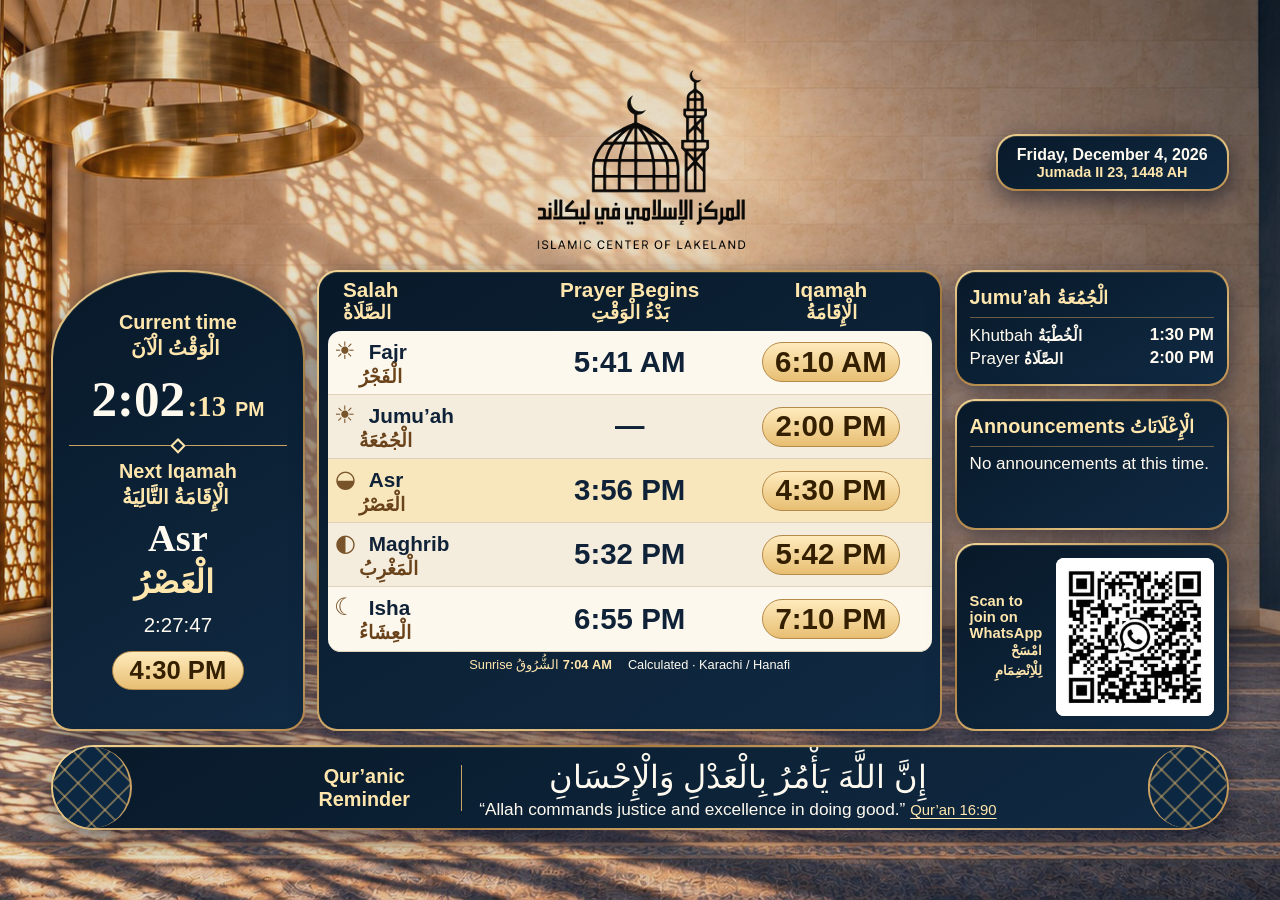
<file: index.html>
<!doctype html>
<html lang="en">
<head>
  <meta charset="utf-8">
  <meta name="viewport" content="width=device-width, initial-scale=1">
  <meta name="theme-color" content="#0d233a">
  <title>ICOL | Salah Display</title>
  <link rel="icon" href="icol-logo.jpg">
  <link rel="stylesheet" href="courtyard.css?v=17">
  <script src="courtyard.js?v=8" defer></script>
</head>
<body>
  <main class="display">
    <header class="masthead">
      <h1><img class="logo" src="icol-logo.jpg" alt="Islamic Center of Lakeland Salah Display"></h1>
      <div class="dates panel">
        <p id="date">Lakeland, Florida</p>
        <p id="hijri-date"></p>
      </div>
    </header>

    <div class="dashboard">
      <section class="time-panel panel" aria-label="Local time and next Iqamah">
        <h2>Current time <span class="label-ar" lang="ar" dir="rtl">الْوَقْتُ الْآنَ</span></h2>
        <div class="clock"><time id="clock">--:--</time><span id="clock-seconds" aria-hidden="true"></span><span id="period"></span></div>
        <div class="next">
          <h2>Next Iqamah <span class="label-ar" lang="ar" dir="rtl">الْإِقَامَةُ التَّالِيَةُ</span></h2>
          <p id="next-prayer">Schedule pending</p><p id="next-prayer-ar" class="label-ar" lang="ar" dir="rtl" hidden></p>
          <p id="countdown"></p>
          <p id="next-time" class="pill" hidden></p>
        </div>
      </section>

      <section class="schedule panel" aria-label="Prayer schedule">
        <table>
          <thead><tr>
            <th scope="col">Salah <span class="label-ar" lang="ar" dir="rtl">الصَّلَاةُ</span></th>
            <th scope="col">Prayer Begins <span class="label-ar" lang="ar" dir="rtl">بَدْءُ الْوَقْتِ</span></th>
            <th scope="col">Iqamah <span class="label-ar" lang="ar" dir="rtl">الْإِقَامَةُ</span></th>
          </tr></thead>
          <tbody id="prayers"></tbody>
        </table>
        <div class="schedule-meta">
          <p id="sunrise-note" hidden>Sunrise <span lang="ar" dir="rtl">الشُّرُوقُ</span> <strong id="sunrise-time"></strong></p>
          <p id="schedule-status" role="status">Loading schedule…</p>
        </div>
      </section>

      <aside class="sidebar" aria-label="Community information">
        <section class="jumuah panel">
          <h2>Jumu’ah <span class="label-ar" lang="ar" dir="rtl">الْجُمُعَةُ</span></h2>
          <dl>
            <div id="khutbah-row" hidden><dt>Khutbah <span class="label-ar" lang="ar" dir="rtl">الْخُطْبَةُ</span></dt><dd id="khutbah">—</dd></div>
            <div id="jumuah-prayer-row" hidden><dt>Prayer <span class="label-ar" lang="ar" dir="rtl">الصَّلَاةُ</span></dt><dd id="jumuah-iqamah">—</dd></div>
          </dl>
        </section>
        <section class="announcements panel">
          <h2>Announcements <span class="label-ar" lang="ar" dir="rtl">الْإِعْلَانَاتُ</span></h2>
          <p id="announcement">No announcements at this time.</p>
        </section>
        <section class="whatsapp-panel panel" aria-label="Join the WhatsApp announcements group">
          <figure class="whatsapp">
            <div class="whatsapp-qr">
              <img src="whatsapp-group-qr.jpg" width="472" height="1024" alt="QR code for the Islamic Center of Lakeland WhatsApp announcements group">
            </div>
            <figcaption>Scan to join on WhatsApp <span class="label-ar" lang="ar" dir="rtl">امْسَحْ لِلْاِنْضِمَامِ</span></figcaption>
          </figure>
        </section>
      </aside>
    </div>

    <section class="reminder panel" aria-labelledby="reminder-title">
      <h2 id="reminder-title">Qur’anic Reminder</h2>
      <div>
        <p id="reminder-arabic" class="arabic" lang="ar" dir="rtl">وَأَقِيمُوا الصَّلَاةَ وَآتُوا الزَّكَاةَ</p>
        <p><span id="reminder-english">“And establish prayer and give zakah.”</span> <cite><a id="reminder-source" href="https://quran.com/2/43">Qur’an 2:43</a></cite></p>
      </div>
    </section>
  </main>
</body>
</html>
</file>
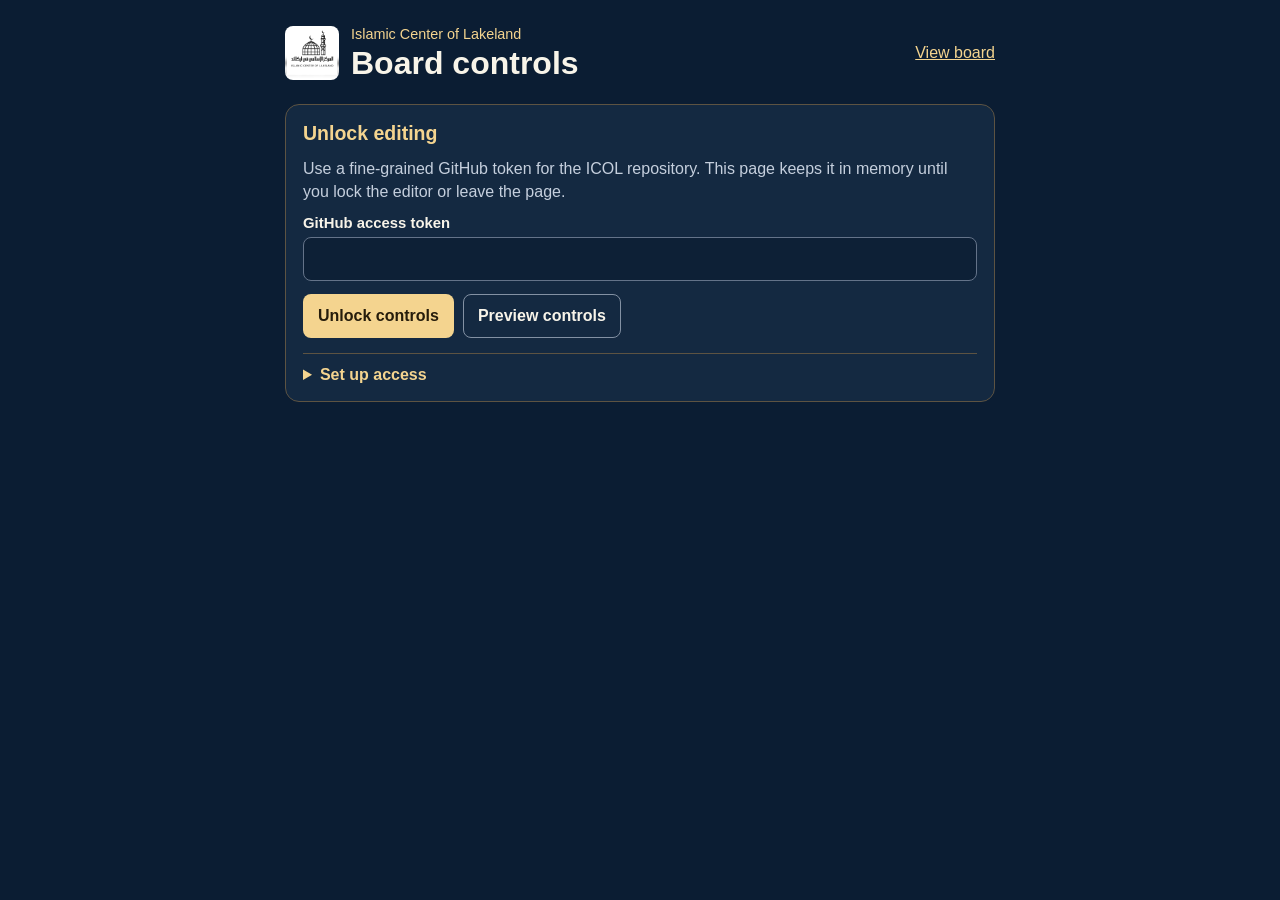
<file: controls.html>
<!doctype html>
<html lang="en">
<head>
  <meta charset="utf-8">
  <meta name="viewport" content="width=device-width, initial-scale=1">
  <meta name="theme-color" content="#0b1d33">
  <meta http-equiv="Content-Security-Policy" content="default-src 'none'; script-src 'self'; style-src 'self'; img-src 'self'; connect-src 'self' https://api.github.com; base-uri 'none'; form-action 'none'">
  <meta name="referrer" content="no-referrer">
  <title>ICOL | Board Controls</title>
  <link rel="icon" href="icol-logo.jpg">
  <link rel="stylesheet" href="controls.css">
  <script src="controls.js" defer></script>
</head>
<body>
  <main class="page">
    <header class="masthead">
      <img src="icol-logo.jpg" alt="" width="54" height="54">
      <div><p>Islamic Center of Lakeland</p><h1>Board controls</h1></div>
      <a class="view-board" href="./">View board</a>
    </header>
    <section id="access" class="panel" aria-labelledby="access-title">
      <h2 id="access-title">Unlock editing</h2>
      <p>Use a fine-grained GitHub token for the ICOL repository. This page keeps it in memory until you lock the editor or leave the page.</p>
      <form id="unlock-form">
        <label for="token">GitHub access token</label>
        <input id="token" type="password" required autocomplete="off" autocapitalize="none" spellcheck="false">
        <div class="actions">
          <button id="unlock" type="submit">Unlock controls</button>
          <button id="preview" type="button" class="secondary">Preview controls</button>
        </div>
      </form>
      <details>
        <summary>Set up access</summary>
        <ol>
          <li>Sign in to GitHub and <a href="https://github.com/settings/personal-access-tokens/new" target="_blank" rel="noopener noreferrer">create a fine-grained token</a> with an expiration.</li>
          <li>Choose <strong>Only select repositories</strong> and select <strong>icol-digital-display</strong>.</li>
          <li>Set <strong>Contents</strong> to <strong>Read and write</strong>, then generate the token.</li>
          <li>Copy the token into the field above on this page. Keep it private.</li>
        </ol>
      </details>
    </section>

    <div id="editor" hidden>
      <div class="mode"><p id="mode"></p><button id="lock" class="secondary" type="button">Lock</button></div>
      <form id="schedule-form">
        <section class="panel" aria-labelledby="iqamah-title">
          <h2 id="iqamah-title">Daily Iqamah</h2>
          <div class="fields">
            <label for="fajr">Fajr <input id="fajr" type="time"></label>
            <label for="dhuhr">Dhuhr <input id="dhuhr" type="time"></label>
            <label for="asr">Asr <input id="asr" type="time"></label>
            <label for="isha">Isha <input id="isha" type="time"></label>
            <label for="maghrib-mode">Maghrib <select id="maghrib-mode">
              <option value="sunset">After sunset or Adhan</option>
              <option value="fixed">Fixed time</option>
            </select></label>
            <label id="offset-field" for="maghrib-offset">Minutes after sunset or Adhan
              <input id="maghrib-offset" type="number" min="0" max="120" step="1" inputmode="numeric">
            </label>
            <label id="fixed-field" for="maghrib-fixed" hidden>Maghrib Iqamah <input id="maghrib-fixed" type="time"></label>
          </div>
          <details>
            <summary>Prayer start overrides</summary>
            <p>Leave these blank for automatic Lakeland prayer starts. Enter a time only if ICOL wants to use an override.</p>
            <div class="fields">
              <label for="adhan-fajr">Fajr <input id="adhan-fajr" type="time"></label>
              <label for="adhan-dhuhr">Dhuhr <input id="adhan-dhuhr" type="time"></label>
              <label for="adhan-asr">Asr <input id="adhan-asr" type="time"></label>
              <label for="adhan-maghrib">Maghrib <input id="adhan-maghrib" type="time"></label>
              <label for="adhan-isha">Isha <input id="adhan-isha" type="time"></label>
            </div>
          </details>
        </section>
        <section class="panel" aria-labelledby="friday-title">
          <h2 id="friday-title">Jumu’ah</h2>
          <div class="fields">
            <label for="khutbah">Khutbah <input id="khutbah" type="time"></label>
            <label for="friday-prayer">Salah <input id="friday-prayer" type="time"></label>
          </div>
        </section>
        <section class="panel" aria-labelledby="announcement-title">
          <h2 id="announcement-title">Announcements</h2>
          <label for="announcements">Enter one announcement per line.</label>
          <textarea id="announcements" rows="4"></textarea>
        </section>
        <div class="actions publish">
          <button id="save" type="submit">Save to GitHub</button>
          <button id="refresh" type="button" class="secondary">Reload schedule</button>
        </div>
      </form>
    </div>
    <p id="status" class="status" role="status" aria-live="polite"></p>
  </main>
</body>
</html>
</file>
<file: courtyard.css>
:root {
  font-family: "Segoe UI", Arial, sans-serif;
  color: #fffaf0;
  background: #101b32;
  --accent-text: #ffe6ad;
  --edge: #cca264;
  --navy: #0a2036;
  --panel-trim: linear-gradient(155deg, #f2d697, #aa7c3e 44%, #e4c483 72%, #ba8b4c);
  --sky: #7d6447;
  --courtyard: url("chandelier-hall.jpg");
  --tint: rgba(19, 37, 64, .10);
}
html[data-phase="night"] { --sky: #222a53; --tint: rgba(9, 19, 56, .06); --courtyard: url("blue-hour-mosque.jpg"); }
* { box-sizing: border-box; }
body {
  margin: 0;
  min-height: 100vh;
  background:
    linear-gradient(var(--tint), var(--tint)),
    var(--courtyard) center / cover no-repeat,
    url("courtyard.jpg") center / cover no-repeat,
    radial-gradient(ellipse at 50% 20%, var(--sky), #152441 78%);
  background-attachment: fixed;
}
.display {
  width: min(100%, 1920px);
  min-height: 100vh;
  margin: auto;
  padding: clamp(18px, 3vw, 55px) clamp(16px, 4vw, 76px);
  display: flex;
  flex-direction: column;
  justify-content: center;
  gap: clamp(12px, 2.4vh, 30px);
}
h1, h2, p, dl, dd { margin: 0; }
h2 { font-size: clamp(17px, 1.55vw, 30px); color: var(--accent-text); }
.masthead { position: relative; display: grid; justify-items: center; align-items: center; }
.masthead h1 {
  position: relative;
  width: clamp(135px, min(24vw, 29vh), 340px);
  aspect-ratio: 520 / 489;
  overflow: hidden;
  mix-blend-mode: multiply;
}
.logo {
  position: absolute;
  top: -6.54%;
  left: -11.54%;
  width: 123.08%;
  height: auto;
  filter: brightness(1.08) contrast(1.2);
}
.panel {
  min-width: 0;
  background: linear-gradient(150deg, #081929, #102a43) padding-box, var(--panel-trim) border-box;
  border: 2px solid transparent;
  border-radius: clamp(14px, 1.6vw, 30px);
  box-shadow: 0 8px 24px #050d2390, inset 0 1px 0 #ffdf8b26;
}
.dates {
  position: absolute;
  right: 0;
  padding: .6em 1.2em;
  font-size: clamp(13px, 1.25vw, 24px);
  font-weight: 650;
  text-align: center;
}
#hijri-date { color: var(--accent-text); font-size: .9em; }
.dashboard {
  display: grid;
  grid-template-columns: minmax(0, .92fr) minmax(0, 1.95fr) minmax(0, 1.04fr);
  gap: clamp(8px, 1vw, 22px);
}
.time-panel { border-top-left-radius: 47% 19%; border-top-right-radius: 47% 19%; display: flex; flex-direction: column; justify-content: center; text-align: center; padding: clamp(10px, 1.25vw, 24px); }
.clock { display: flex; flex-wrap: wrap; align-items: baseline; justify-content: center; column-gap: .18em; font: 700 clamp(29px, 4vw, 76px)/1.12 Georgia, serif; font-variant-numeric: tabular-nums; margin-top: .12em; }
#period { font: 650 .38em "Segoe UI", sans-serif; color: var(--accent-text); }
.next { position: relative; border-top: 1px solid var(--edge); margin-top: clamp(10px, 2vh, 28px); padding-top: clamp(9px, 1.5vh, 20px); }
#next-prayer { font: 700 clamp(21px, 3vw, 56px)/1.05 Georgia, serif; margin-top: .15em; }
#countdown { font-size: clamp(15px, 1.6vw, 29px); margin-top: .3em; }
#countdown:empty, #schedule-status:empty { display: none; }
.pill { color: #342000; background: linear-gradient(#ffebbd, #e7be72); border: 1px solid #b68a49; border-radius: 999px; font-weight: 750; padding: .16em .65em; white-space: nowrap; }
#next-time { width: fit-content; margin: .55em auto 0; font-size: clamp(15px, 1.5vw, 28px); }
.schedule { padding: 0 clamp(6px, .65vw, 13px) clamp(6px, .65vw, 13px); }
table { width: 100%; border-spacing: 0; table-layout: fixed; font-size: clamp(14px, 1.62vw, 31px); text-align: center; }
thead th { color: var(--accent-text); padding: clamp(8px, 1vh, 16px) 0; }
thead th:first-child, tbody th { text-align: left; padding-left: clamp(8px, 1.2vw, 24px); }
tbody { color: #102237; }
tbody tr { background: #fcf8ee; }
tbody tr:nth-child(even) { background: #f4edde; }
tbody tr[aria-current="true"] { background: #f8e7bd; }
tbody th, td { padding: clamp(8px, 1.15vh, 15px) 1px; border-bottom: 1px solid #ded2ba; }
tbody th::before {
  display: inline-block;
  width: 1.4em;
  margin-right: .28em;
  color: #795329;
  text-align: center;
  font: 1.15em Georgia, serif;
}
tbody tr:nth-child(1) th::before { content: "☀" / ""; }
tbody tr:nth-child(2) th::before { content: "☀" / ""; }
tbody tr:nth-child(3) th::before { content: "◒" / ""; }
tbody tr:nth-child(4) th::before { content: "◐" / ""; }
tbody tr:nth-child(5) th::before { content: "☾" / ""; }
tbody tr:first-child th { border-top-left-radius: 13px; }
tbody tr:first-child td:last-child { border-top-right-radius: 13px; }
tbody tr:last-child th { border-bottom-left-radius: 13px; }
tbody tr:last-child td:last-child { border-bottom-right-radius: 13px; }
#schedule-status { padding-top: .45em; text-align: center; font-size: clamp(12px, 1vw, 18px); }
.sidebar { min-width: 0; display: grid; grid-template-rows: auto minmax(min-content, 1fr) auto; gap: clamp(8px, 1vw, 20px); }
.sidebar section { padding: clamp(9px, 1vw, 20px); }
.sidebar h2 { border-bottom: 1px solid #c99c5b80; padding-bottom: .3em; margin-bottom: .35em; }
.jumuah dl, #announcement { font-size: clamp(13px, 1.33vw, 25px); }
.jumuah dl div { display: flex; flex-wrap: wrap; justify-content: space-between; gap: 0 .4em; }
.jumuah dd { font-weight: 700; }
#announcement { min-block-size: 3.6em; line-height: 1.2; overflow-wrap: anywhere; }
.reminder { display: flex; gap: 1em; align-items: center; justify-content: center; padding: .5em 1em; text-align: center; font-size: clamp(14px, 1.35vw, 25px); }
.reminder h2 { max-width: 9em; border-right: 1px solid var(--edge); padding-right: .8em; }
.arabic { font-size: clamp(24px, 2.5vw, 45px); line-height: 1.35; }
cite { color: var(--accent-text); font-size: .86em; font-style: normal; white-space: nowrap; }
@media (min-width: 761px) {
  .next::before {
    content: "";
    position: absolute;
    width: .45em;
    height: .45em;
    top: 0;
    left: 50%;
    transform: translate(-50%, -50%) rotate(45deg);
    background: var(--navy);
    border: 2px solid var(--accent-text);
  }
  .reminder {
    position: relative;
    isolation: isolate;
    overflow: hidden;
    border-radius: 999px;
    padding-inline: clamp(42px, 7vw, 130px);
  }
  .reminder::before, .reminder::after {
    content: "";
    position: absolute;
    z-index: -1;
    inset: 0 auto 0 0;
    width: clamp(30px, 6vw, 112px);
    background:
      repeating-linear-gradient(45deg, transparent 0 10px, #dbb26980 11px 12px, transparent 13px 19px),
      repeating-linear-gradient(-45deg, transparent 0 10px, #dbb26980 11px 12px, transparent 13px 19px),
      #0c2741;
    border-radius: 50%;
    border-right: 2px solid var(--edge);
  }
  .reminder::after { inset: 0 0 0 auto; transform: scaleX(-1); }
}
@media (max-width: 760px) {
  .dashboard { grid-template-columns: minmax(0, 1fr); }
  .masthead { grid-template-columns: auto 1fr; justify-items: start; gap: 12px; }
  .dates { position: static; justify-self: end; }
  .time-panel { border-radius: 16px; flex-direction: row; align-items: center; justify-content: space-around; gap: 10px; }
  .next { position: relative; border-top: 0; border-left: 1px solid var(--edge); padding: 0 0 0 12px; margin: 0; }
  .sidebar { grid-template-columns: repeat(2, minmax(0, 1fr)); grid-template-rows: auto; }
}
@media (max-width: 410px) {
  .reminder { flex-direction: column; gap: .3em; }
  .reminder h2 { max-width: none; border-right: 0; padding-right: 0; }
}
cite a { color: inherit; text-underline-offset: .2em; }
#clock-seconds { margin-left: -.23em; color: var(--accent-text); font-size: .56em; }

.label-ar {
  display: inline-block;
  margin-inline-start: .25em;
  font-family: "Segoe UI", Tahoma, Arial, sans-serif;
  font-weight: 600;
  line-height: 1.5;
}
.label-ar[hidden] { display: none; }
thead .label-ar, tbody .label-ar {
  display: block;
  margin-inline-start: 0;
  font-size: .9em;
}
tbody .label-ar { margin-left: 1.65em; text-align: left; color: #6a431b; }
#next-prayer-ar { font-size: clamp(20px, 2.5vw, 46px); color: var(--accent-text); }
.sidebar .label-ar { font-size: .9em; }
@media (max-width: 430px) {
  .time-panel h2 .label-ar, .sidebar h2 .label-ar { display: block; margin-inline-start: 0; }
  tbody .label-ar { margin-left: .1em; }
}
@media (min-width: 761px) and (orientation: landscape) {
  .display { padding-block: clamp(12px, 2.1vh, 26px); gap: clamp(9px, 1.55vh, 20px); }
  .masthead h1 { width: clamp(124px, min(24vw, 22vh), 340px); }
  table { font-size: clamp(14px, min(1.62vw, 2.7vh), 31px); line-height: 1.15; }
  thead th, tbody th, td { padding-block: clamp(4px, .66vh, 9px); }
  thead .label-ar, tbody .label-ar { line-height: 1.25; }
}
html[data-phase="night"] .masthead h1 { mix-blend-mode: screen; }
html[data-phase="night"] .logo { filter: brightness(1.08) contrast(1.2) invert(1); }

.whatsapp {
  display: grid;
  grid-template-columns: minmax(0, 1fr) auto;
  align-items: center;
  column-gap: clamp(9px, 1.1vw, 18px);
  margin: 0;
}
.whatsapp-qr {
  grid-column: 2;
  grid-row: 1;
  position: relative;
  width: clamp(103px, 17.6vh, 190px);
  aspect-ratio: 1;
  overflow: hidden;
  background: white;
  border-radius: 8px;
}
.whatsapp-qr img {
  position: absolute;
  /* Frame the original QR and its white margin without altering the code. */
  width: 201.71%;
  max-width: none;
  height: auto;
  left: -50.85%;
  top: -173.93%;
}
.whatsapp figcaption {
  grid-column: 1;
  grid-row: 1;
  color: var(--accent-text);
  font-size: clamp(12px, 1.15vw, 22px);
  font-weight: 650;
}
.whatsapp .label-ar { display: block; margin-inline-start: 0; }
@media (max-width: 760px) {
  .whatsapp-panel { grid-column: 1 / -1; }
}
@media (min-width: 761px) and (max-width: 1020px) {
  .whatsapp { grid-template-columns: 1fr; justify-items: center; row-gap: 5px; text-align: center; }
  .whatsapp-qr, .whatsapp figcaption { grid-column: 1; grid-row: auto; }
}

.jumuah dl div[hidden] { display: none; }

.schedule-meta { display: flex; flex-wrap: wrap; justify-content: center; align-items: baseline; gap: 0 1em; }
#sunrise-note { font-size: clamp(12px, 1vw, 18px); color: var(--accent-text); }
.check-time { background: #fff1eb; border-color: #a34020; color: #8c3218; font-size: .75em; }

/* TV browsers can reserve part of a landscape screen for their toolbar. */
@media (min-width: 660px) and (max-height: 650px) and (orientation: landscape) {
  .display {
    padding: clamp(10px, 2.2vh, 16px) 3vw;
    gap: clamp(7px, 1.6vh, 12px);
  }
  .masthead { grid-template-columns: 1fr; justify-items: center; gap: 0; }
  .masthead h1 { width: clamp(74px, 17.5vh, 114px); }
  .dates { position: absolute; padding: .4em .7em; font-size: clamp(10px, 2.4vh, 14px); }
  .dashboard {
    grid-template-columns: minmax(0, .92fr) minmax(0, 1.95fr) minmax(0, 1.04fr);
    gap: clamp(6px, 1vw, 12px);
  }
  h2 { font-size: clamp(13px, 2.8vh, 18px); }
  .time-panel {
    flex-direction: column;
    align-items: stretch;
    justify-content: center;
    gap: 0;
    padding: clamp(7px, 1.6vh, 11px);
  }
  .clock { font-size: clamp(26px, min(4.1vw, 8vh), 52px); }
  .next {
    border-left: 0;
    border-top: 1px solid var(--edge);
    margin: 8px 0 0;
    padding: 7px 0 0;
  }
  #next-prayer { font-size: clamp(21px, 5vh, 34px); }
  #next-prayer-ar { font-size: clamp(15px, 3.7vh, 24px); }
  #countdown, #next-time { font-size: clamp(12px, 2.7vh, 16px); }
  table { font-size: clamp(11px, min(1.65vw, 3vh), 20px); line-height: 1.12; }
  thead th, tbody th, td { padding-block: clamp(2px, .65vh, 5px); }
  thead .label-ar, tbody .label-ar { line-height: 1.22; }
  .schedule { padding: 0 5px 5px; }
  #schedule-status, #sunrise-note { font-size: clamp(10px, 2.1vh, 13px); }
  .sidebar { grid-template-columns: minmax(0, 1fr); grid-template-rows: auto 1fr auto; gap: 6px; }
  .sidebar section { padding: clamp(6px, 1.25vh, 9px); }
  .sidebar h2 { padding-bottom: .18em; margin-bottom: .26em; }
  .jumuah dl, #announcement { font-size: clamp(11px, 2.65vh, 16px); }
  #announcement { min-block-size: 2.4em; }
  .whatsapp-panel { grid-column: auto; }
  .whatsapp {
    grid-template-columns: minmax(0, 1fr) auto;
    justify-items: stretch;
    column-gap: 6px;
    text-align: left;
  }
  .whatsapp-qr {
    grid-column: 2;
    grid-row: 1;
    width: clamp(78px, 19vh, 116px);
  }
  .whatsapp figcaption { grid-column: 1; grid-row: 1; font-size: clamp(10px, 2.25vh, 14px); }
  .reminder { padding-block: .32em; font-size: clamp(11px, 2.5vh, 16px); }
  .arabic { font-size: clamp(18px, 4.4vh, 30px); line-height: 1.22; }
}

@media (min-width: 660px) and (orientation: landscape) {
  .masthead h1 { transform: scale(1.1); }
}

@media (min-width: 660px) and (orientation: landscape) {
  .dashboard {
    grid-template-columns: minmax(0, .86fr) minmax(0, 2.12fr) minmax(0, .93fr);
  }
  .schedule tbody td {
    font-size: clamp(22px, min(2.3vw, 4.2vh), 44px);
    font-weight: 750;
    font-variant-numeric: tabular-nums;
    line-height: 1.05;
    white-space: nowrap;
  }
  .schedule .pill {
    display: inline-block;
    padding: .12em .42em;
  }
  #next-time { font-size: clamp(18px, min(2vw, 3.5vh), 36px); }
}
@media (min-width: 660px) and (max-height: 650px) and (orientation: landscape) {
  .schedule tbody td { font-size: clamp(15px, min(2.35vw, 5.2vh), 30px); }
  #next-time { font-size: clamp(15px, min(1.9vw, 3.7vh), 23px); }
}
</file>
<file: controls.css>
:root {
  font-family: "Segoe UI", Arial, sans-serif;
  color-scheme: dark;
  color: #f8f4e9;
  background: #0b1d33;
  --panel: #142941;
  --line: #5d5342;
  --gold: #f4d48f;
  --muted: #c5cfdd;
}
* { box-sizing: border-box; }
[hidden] { display: none !important; }
body { margin: 0; }
.page { width: min(100% - 32px, 710px); margin: auto; padding: 24px 0 36px; }
.masthead { display: flex; gap: 12px; align-items: center; flex-wrap: wrap; margin-bottom: 22px; }
.masthead img { border-radius: 8px; }
.masthead p { font-size: .9rem; color: var(--gold); margin: 0; }
h1 { font-size: clamp(1.45rem, 5vw, 2rem); margin: 0; }
h2 { margin: 0 0 12px; font-size: 1.22rem; color: var(--gold); }
p { line-height: 1.45; }
a { color: var(--gold); }
.view-board { margin-left: auto; padding-block: 10px; white-space: nowrap; }
.panel { background: var(--panel); border: 1px solid var(--line); border-radius: 14px; padding: 17px; margin-bottom: 14px; }
.panel > p, details p { margin: 0 0 12px; color: var(--muted); }
label { display: block; font-size: .93rem; font-weight: 650; }
input, select, textarea {
  display: block;
  width: 100%;
  min-width: 0;
  min-height: 44px;
  margin-top: 6px;
  padding: 8px 10px;
  border: 1px solid #647389;
  border-radius: 8px;
  background: #0d2036;
  color: inherit;
  font: inherit;
  font-size: 16px;
}
textarea { resize: vertical; }
.fields { display: grid; grid-template-columns: repeat(2, minmax(0, 1fr)); gap: 14px; }
.actions { display: flex; flex-wrap: wrap; gap: 9px; margin-top: 13px; }
button {
  min-height: 44px;
  padding: 9px 14px;
  border: 1px solid transparent;
  border-radius: 8px;
  background: var(--gold);
  color: #251c0b;
  font: inherit;
  font-weight: 700;
  cursor: pointer;
}
.secondary { background: transparent; border-color: #8391a3; color: #f8f4e9; }
button:disabled { opacity: .55; cursor: default; }
:focus-visible { outline: 2px solid var(--gold); outline-offset: 3px; }
details { margin-top: 15px; padding-top: 12px; border-top: 1px solid var(--line); }
summary { color: var(--gold); font-weight: 650; cursor: pointer; }
details p { margin-top: 10px; }
li + li { margin-top: 7px; }
.mode { display: flex; align-items: center; justify-content: space-between; gap: 8px; margin-bottom: 12px; }
.mode p { margin: 0; color: var(--muted); font-size: .94rem; }
.status { margin: 14px 0 0; color: var(--gold); overflow-wrap: anywhere; }
.status:empty { display: none; }
.status[data-kind="error"] { color: #ffb5a5; }
</file>
